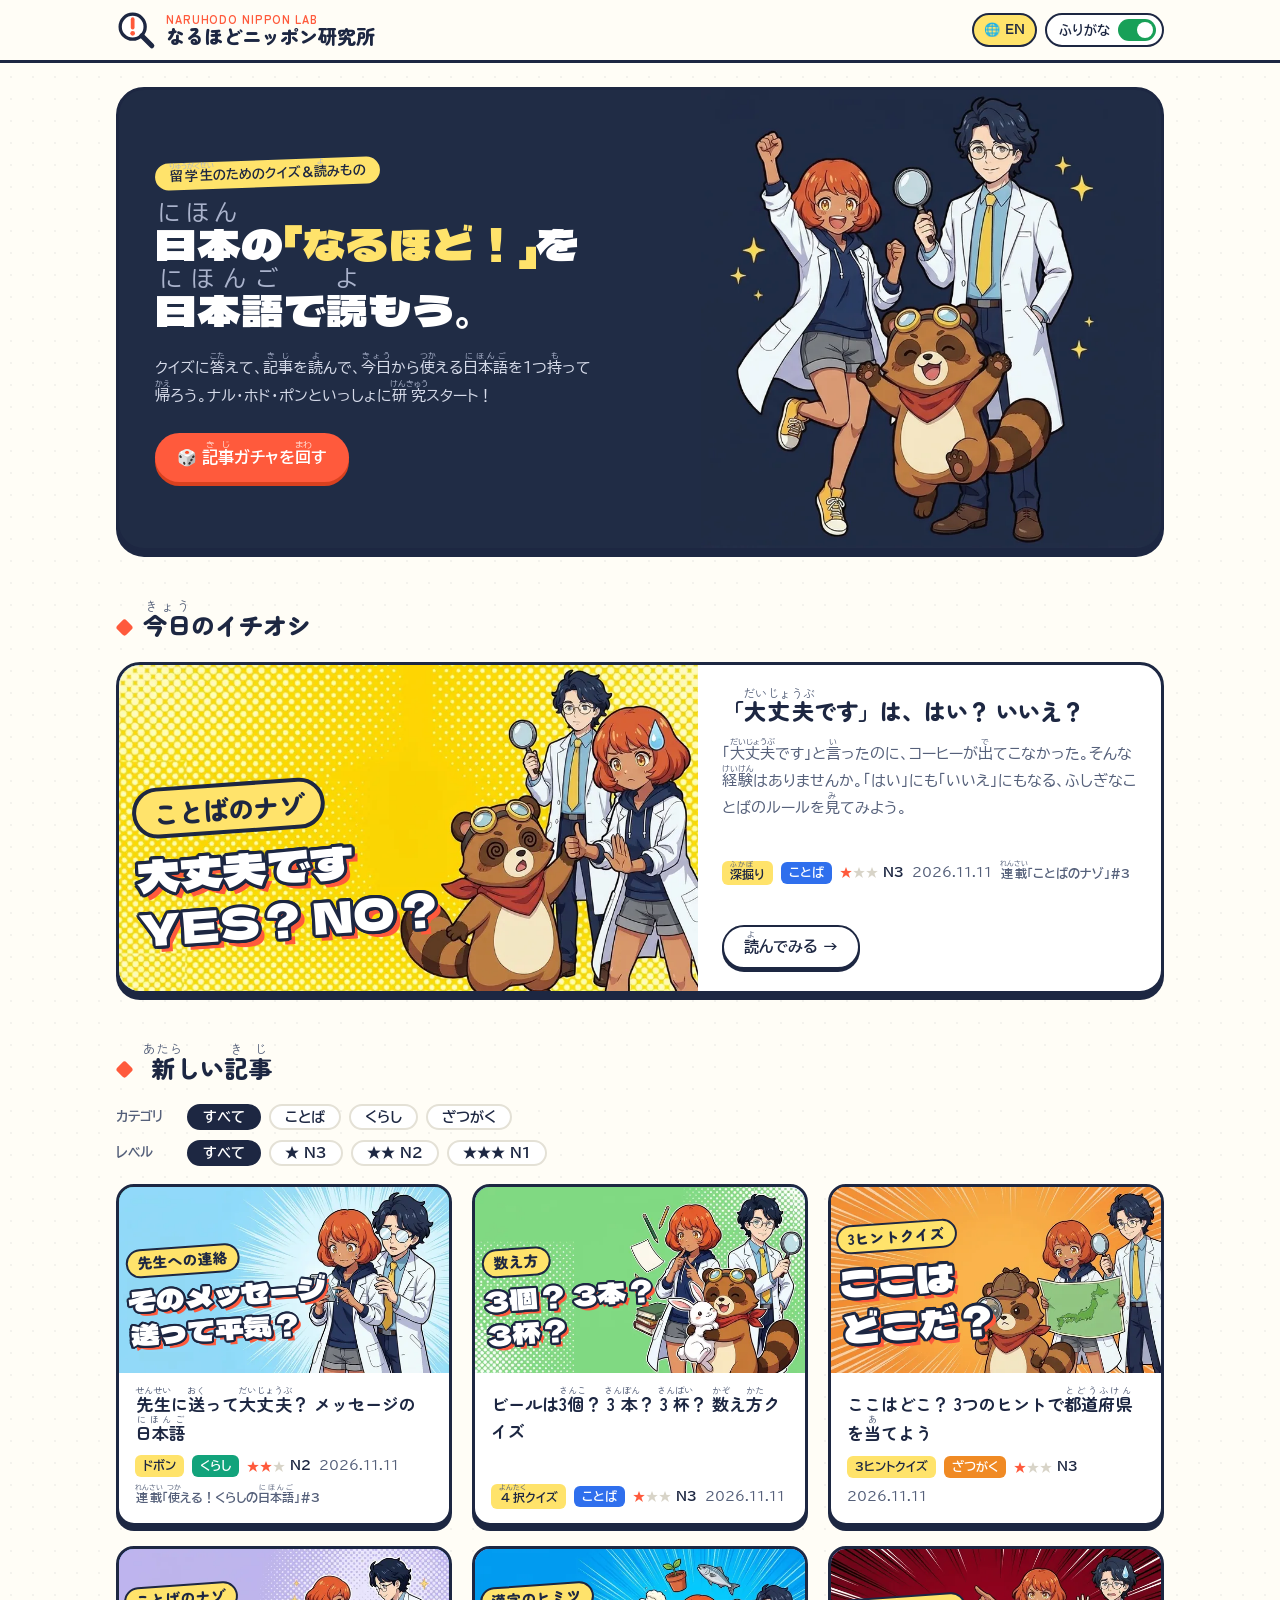
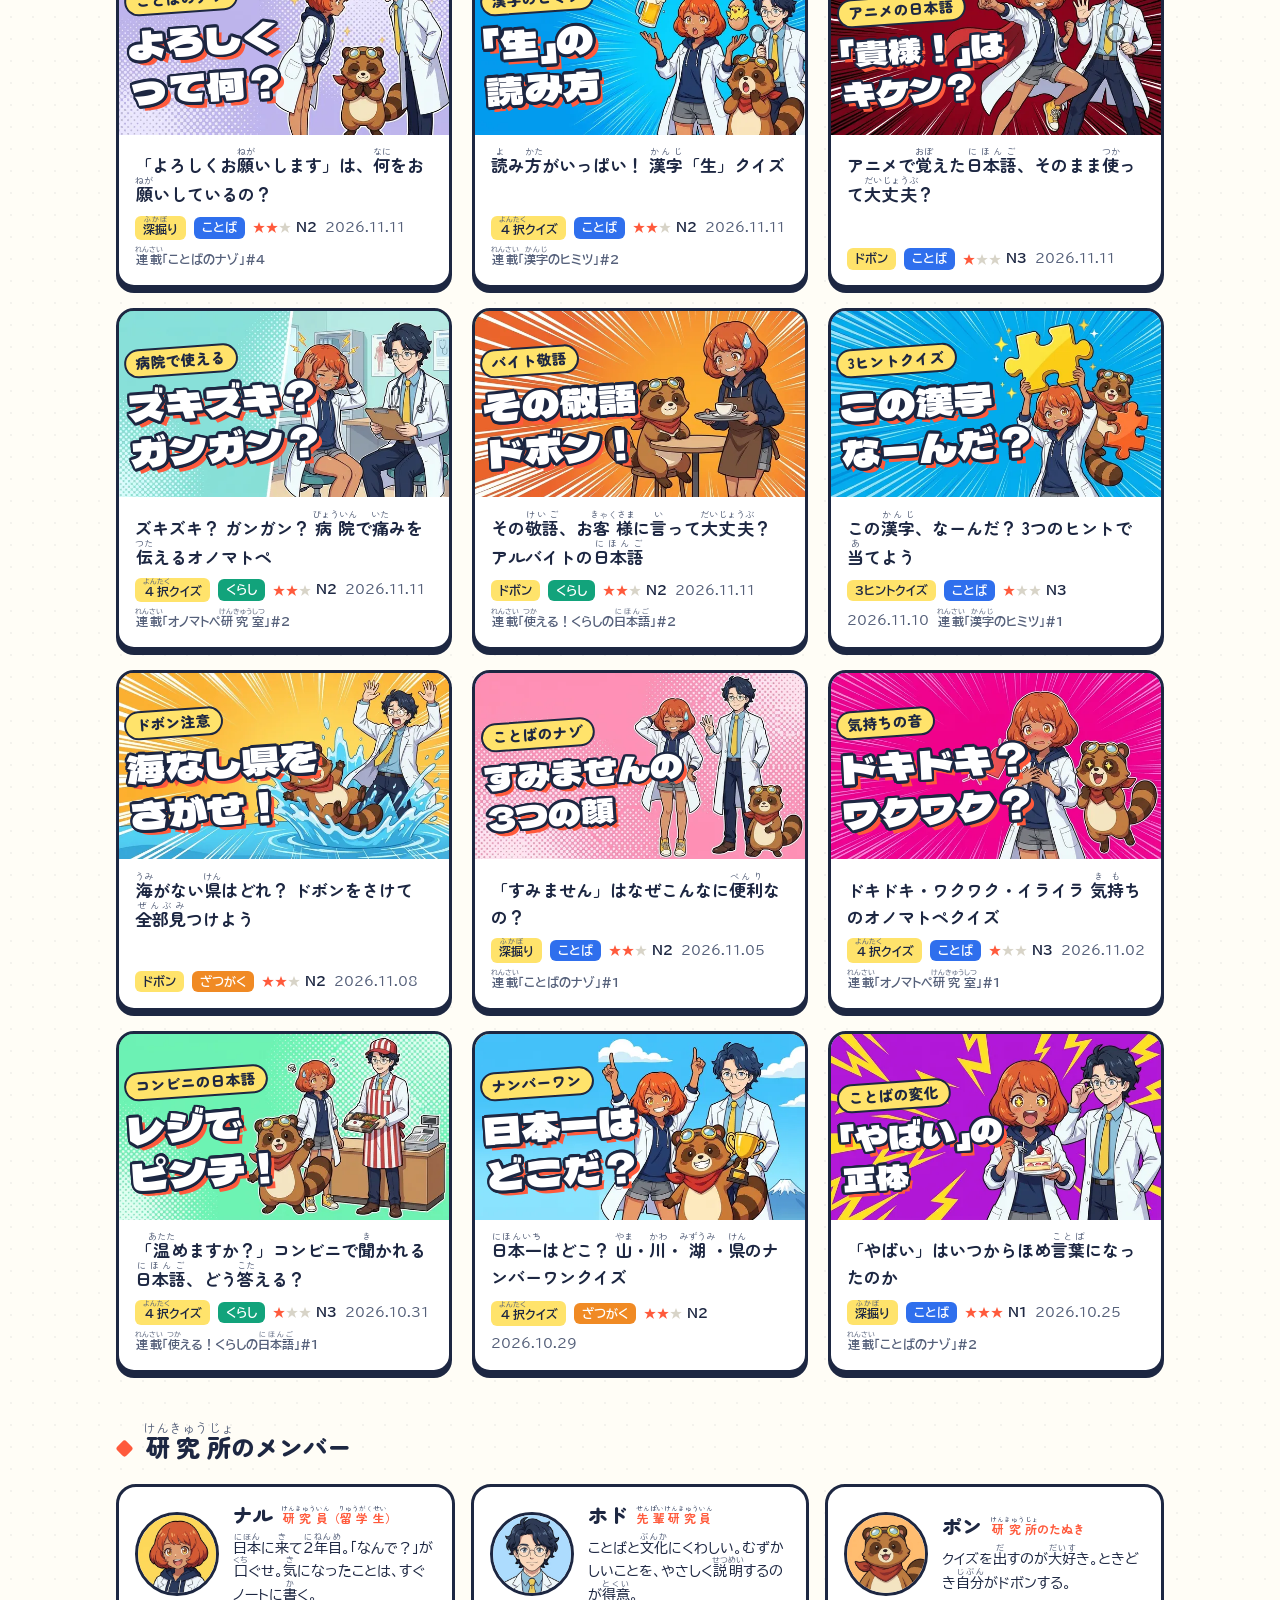
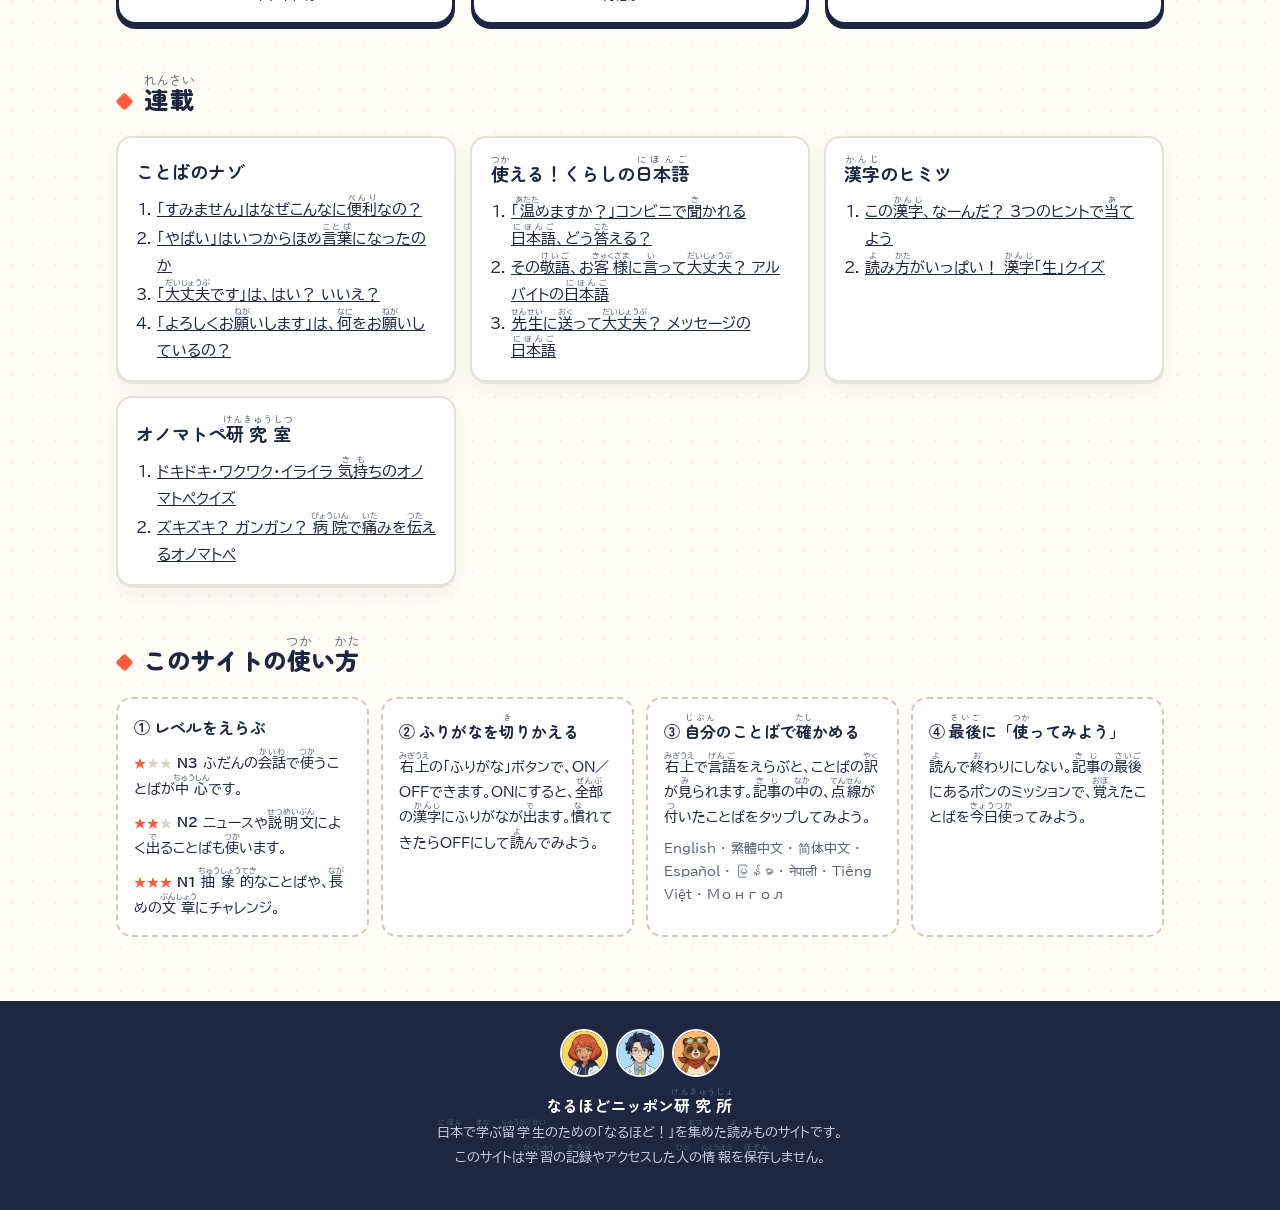
<file: index.html>
<!doctype html>
<html lang="ja">
<head>
<meta charset="utf-8">
<meta name="viewport" content="width=device-width, initial-scale=1">
<title>なるほどニッポン研究所</title>
<meta name="description" content="日本で学ぶ留学生のための、クイズと読みもののサイト。日本語・日本のくらし・ざつがくの「なるほど！」を、やさしい日本語で。">
<meta property="og:title" content="なるほどニッポン研究所">
<meta property="og:description" content="日本語を学ぶ留学生のための、クイズと読みもののサイト。">
<meta property="og:image" content="https://chiaki2027.github.io/naruhodo-lab/img/thumb/kimochi-onomatopoeia.webp">
<link rel="icon" href="img/favicon.png">
<link rel="preconnect" href="https://fonts.googleapis.com">
<link rel="preconnect" href="https://fonts.gstatic.com" crossorigin>
<link href="https://fonts.googleapis.com/css2?family=BIZ+UDPGothic:wght@400;700&family=Dela+Gothic+One&family=Zen+Maru+Gothic:wght@700;900&display=swap" rel="stylesheet">
<link rel="stylesheet" href="assets/style.css">
<script src="articles/list.js"></script>
<script src="assets/dict.js"></script>
<script src="assets/yomi.js"></script>
<script src="assets/common.js"></script>
</head>
<body>
<header id="site-header"></header>

<main class="wrap">
  <section class="hero">
    <div class="hero-text">
      <p class="hero-kicker">留学生のためのクイズ＆読みもの</p>
      <h1>日本の<em>「なるほど！」</em>を<br>日本語で読もう。</h1>
      <p>クイズに答えて、記事を読んで、今日から使える日本語を1つ持って帰ろう。ナル・ホド・ポンといっしょに研究スタート！</p>
      <button class="btn btn-gacha" type="button" id="gacha">🎲 記事ガチャを回す</button>
    </div>
    <img class="hero-img" src="img/hero.webp" alt="ナル、ホド、ポン" width="760" height="757">
  </section>

  <h2 class="section-title">今日のイチオシ</h2>
  <div id="pickup"></div>

  <h2 class="section-title">新しい記事</h2>
  <div class="filters">
    <div class="chip-row" id="cat-row"><span class="label">カテゴリ</span></div>
    <div class="chip-row" id="lv-row"><span class="label">レベル</span></div>
  </div>
  <div class="grid" id="grid"></div>
  <p class="empty" id="empty" hidden>この条件の記事はまだありません。</p>

  <h2 class="section-title">研究所のメンバー</h2>
  <div class="members" id="members"></div>

  <h2 class="section-title">連載</h2>
  <div class="series-list" id="series"></div>

  <h2 class="section-title">このサイトの使い方</h2>
  <div class="howto">
    <div class="howto-box"><b>① レベルをえらぶ</b><div id="levels"></div></div>
    <div class="howto-box"><b>② ふりがなを切りかえる</b><p>右上の「ふりがな」ボタンで、ON／OFFできます。ONにすると、全部の漢字にふりがなが出ます。慣れてきたらOFFにして読んでみよう。</p></div>
    <div class="howto-box"><b>③ 自分のことばで確かめる</b><p>右上で言語をえらぶと、ことばの訳が見られます。記事の中の、点線が付いたことばをタップしてみよう。</p><p class="howto-langs no-yomi">English ・ 繁體中文 ・ 简体中文 ・ Español ・ မြန်မာ ・ नेपाली ・ Tiếng Việt ・ Монгол</p></div>
    <div class="howto-box"><b>④ 最後に「使ってみよう」</b><p>読んで終わりにしない。記事の最後にあるポンのミッションで、覚えたことばを今日使ってみよう。</p></div>
  </div>
</main>

<footer id="site-footer"></footer>

<script>
(function () {
  const { SITE, ruby, rubyHtml, visibleArticles, cardHtml, thumbHtml, metaHtml, articleUrl, gacha, esc, levelHtml, charIcon } = NR;
  const state = { cat: "all", lv: 0 };

  // 固定の文章にふりがなを付ける
  document.querySelectorAll(".hero-text, .section-title, .empty, .howto-box > b, .howto-box > p").forEach(el => {
    el.innerHTML = rubyHtml(el.innerHTML);
  });
  document.getElementById("gacha").addEventListener("click", () => gacha());

  const all = visibleArticles();

  // 今日のイチオシ（pickup: true の記事。なければ一番新しい記事）
  const pick = all.find(a => a.pickup) || all[0];
  if (pick) {
    document.getElementById("pickup").innerHTML =
      '<a class="pickup" href="' + articleUrl(pick) + '">' + thumbHtml(pick, { eager: true, large: true }) +
      '<div class="pickup-body"><h3>' + ruby(pick.title) + "</h3>" +
      '<p>' + ruby(pick.lead || "") + "</p>" + metaHtml(pick) +
      '<span class="btn btn-line">読んでみる →</span></div></a>';
    const p = document.querySelector(".pickup .btn");
    p.innerHTML = rubyHtml(p.innerHTML);
  }

  // フィルターのボタン
  const catRow = document.getElementById("cat-row");
  const lvRow = document.getElementById("lv-row");
  function chip(row, label, key, value) {
    const b = document.createElement("button");
    b.type = "button"; b.className = "chip"; b.innerHTML = label;
    b.dataset.key = key; b.dataset.value = value;
    b.addEventListener("click", () => {
      state[key] = key === "lv" ? Number(value) : value;
      draw();
    });
    row.appendChild(b);
  }
  chip(catRow, "すべて", "cat", "all");
  Object.entries(SITE.categories).forEach(([k, c]) => chip(catRow, ruby(c.name), "cat", k));
  chip(lvRow, "すべて", "lv", 0);
  [1, 2, 3].forEach(n => chip(lvRow, "★".repeat(n) + " " + esc(SITE.levels[n].name), "lv", n));

  function draw() {
    document.querySelectorAll(".chip").forEach(b => {
      const v = b.dataset.key === "lv" ? Number(b.dataset.value) : b.dataset.value;
      b.setAttribute("aria-pressed", String(state[b.dataset.key] === v));
    });
    const noFilter = state.cat === "all" && !state.lv;
    const list = all.filter(a =>
      (state.cat === "all" || a.category === state.cat) && (!state.lv || a.level === state.lv) &&
      !(noFilter && a === pick));   // 絞り込みなしのときは、上のイチオシと重ならないようにする
    document.getElementById("grid").innerHTML = list.map(cardHtml).join("");
    document.getElementById("empty").hidden = list.length > 0;
  }
  draw();

  // 研究所のメンバー
  document.getElementById("members").innerHTML = Object.entries(SITE.characters || {}).map(([name, c]) =>
    '<div class="member">' + charIcon(name, "member-icon") +
    '<div><div class="member-name">' + esc(name) + '<small>' + ruby(c.role) + "</small></div>" +
    "<p>" + ruby(c.desc) + "</p></div></div>").join("");

  // 連載
  const series = {};
  all.forEach(a => { if (a.series) (series[a.series] = series[a.series] || []).push(a); });
  const names = Object.keys(series);
  document.getElementById("series").innerHTML = names.length ? names.map(name => {
    const items = series[name].sort((a, b) => a.seriesNo - b.seriesNo);
    return '<div class="series-box"><h3>' + ruby(name) + "</h3><ol>" +
      items.map(a => '<li value="' + esc(a.seriesNo) + '"><a href="' + articleUrl(a) + '">' + ruby(a.title) + "</a></li>").join("") +
      "</ol></div>";
  }).join("") : '<p class="empty">連載はまだありません。</p>';

  // レベルの説明
  document.getElementById("levels").innerHTML = [1, 2, 3].map(n =>
    '<p class="level-line">' + levelHtml(n) + " " + ruby(SITE.levels[n].desc) + "</p>").join("");
})();
</script>
</body>
</html>
</file>
<file: assets/style.css>
/* なるほどニッポン研究所 — 共通スタイル */
:root {
  --ink: #1d2742;
  --ink-soft: #55607a;
  --line: #e4e1d6;
  --paper: #fffdf6;
  --card: #ffffff;
  --brand: #ff5a3c;       /* なるほど！の赤 */
  --brand-dark: #d9411f;
  --marker: #ffe36b;      /* 蛍光ペン */
  --navy: #1d2742;
  --hero-bg: #202c45;     /* トップ画像の背景色に合わせる */
  --ok: #18a058;
  --ng: #e5383b;
  --cat-kotoba: #2f6fed;
  --cat-kurashi: #12a37b;
  --cat-zatsugaku: #f08a24;
  --radius: 16px;
  --shadow: 0 2px 0 rgba(29, 39, 66, .08), 0 8px 24px rgba(29, 39, 66, .06);
  --font-head: "Zen Maru Gothic", "BIZ UDPGothic", sans-serif;
  --font-body: "BIZ UDPGothic", "Hiragino Sans", "Meiryo", sans-serif;
  --font-pop: "Dela Gothic One", "Zen Maru Gothic", sans-serif;
}

* { box-sizing: border-box; }
[hidden] { display: none !important; }
html { -webkit-text-size-adjust: 100%; }
body {
  margin: 0;
  background: var(--paper);
  background-image: radial-gradient(rgba(29, 39, 66, .05) 1.2px, transparent 1.2px);
  background-size: 22px 22px;
  color: var(--ink);
  font-family: var(--font-body);
  font-size: 17px;
  line-height: 1.9;
}
img { max-width: 100%; height: auto; }
a { color: var(--cat-kotoba); }
button, select { font-family: inherit; }

/* ふりがな */
ruby rt { font-size: .55em; color: var(--ink-soft); font-weight: 400; }
body.no-furigana rt { display: none; }

/* ---------- ヘッダー ---------- */
.site-header {
  position: sticky; top: 0; z-index: 10;
  background: rgba(255, 253, 246, .94);
  backdrop-filter: blur(6px);
  border-bottom: 3px solid var(--navy);
}
.site-header .inner {
  max-width: 1080px; margin: 0 auto; padding: 10px 16px;
  display: flex; align-items: center; justify-content: space-between; gap: 12px;
}
.logo { display: flex; align-items: center; gap: 10px; text-decoration: none; color: var(--ink); }
.logo-mark { width: 40px; height: 40px; flex: none; }
.logo-text { font-family: var(--font-head); font-weight: 900; line-height: 1.15; }
.logo-text small { display: block; font-size: 11px; font-weight: 700; color: var(--brand); letter-spacing: .08em; }
.logo-text span { font-size: 19px; white-space: nowrap; }

.furigana-toggle {
  display: inline-flex; align-items: center; gap: 8px;
  border: 2px solid var(--navy); background: #fff; color: var(--ink);
  border-radius: 999px; padding: 4px 6px 4px 12px; cursor: pointer;
  font-size: 13px; font-weight: 700; white-space: nowrap;
}
.furigana-toggle .sw { width: 38px; height: 22px; border-radius: 999px; background: #c9c6bb; position: relative; transition: background .2s; }
.furigana-toggle .sw::after { content: ""; position: absolute; top: 3px; left: 3px; width: 16px; height: 16px; border-radius: 50%; background: #fff; transition: left .2s; }
.furigana-toggle[aria-pressed="true"] .sw { background: var(--ok); }
.furigana-toggle[aria-pressed="true"] .sw::after { left: 19px; }

/* ---------- レイアウト ---------- */
.wrap { max-width: 1080px; margin: 0 auto; padding: 0 16px; }
.section-title {
  font-family: var(--font-head); font-weight: 900; font-size: 24px; line-height: 1.7;
  margin: 48px 0 16px;
}
.section-title::before {
  content: ""; display: inline-block; vertical-align: middle; margin: 0 12px 4px 2px;
  width: 13px; height: 13px; background: var(--brand); border-radius: 3px; transform: rotate(45deg);
}

/* ---------- ヒーロー ---------- */
.hero {
  margin: 24px 0 8px; background: var(--hero-bg); color: #fff; border-radius: 28px;
  position: relative; overflow: hidden; display: grid; grid-template-columns: 1.15fr 1fr; align-items: center;
  border: 3px solid var(--navy); box-shadow: 0 6px 0 var(--navy);
}
.hero-text { padding: 36px 0 36px 36px; position: relative; z-index: 1; }
.hero-kicker {
  display: inline-block; background: var(--marker); color: var(--ink); font-weight: 700; font-size: 13px;
  border-radius: 999px; padding: 0 14px; margin: 0 0 14px; transform: rotate(-2deg); line-height: 2;
}
.hero-kicker rt { color: var(--ink-soft); }
.hero h1 {
  font-family: var(--font-pop); font-weight: 400; font-size: clamp(21px, 3.9vw, 42px);
  line-height: 1.5; margin: 0 0 12px; letter-spacing: .02em;
}
.hero h1 em { font-style: normal; color: var(--marker); }
.hero-text > p:not(.hero-kicker) { margin: 0 0 22px; color: #d6dbea; font-size: 15px; max-width: 30em; }
.hero rt { color: #aab3cc; }
.hero h1 rt { font-family: var(--font-body); }
.hero-img { display: block; width: 100%; max-width: 460px; justify-self: end; align-self: end; }

.btn {
  display: inline-block; line-height: 1.6;
  border: none; border-radius: 999px; padding: 12px 22px;
  font-weight: 700; font-size: 16px; cursor: pointer; text-decoration: none;
  transition: transform .1s, box-shadow .1s;
}
.btn:active { transform: translateY(2px); }
.btn-gacha { background: var(--brand); color: #fff; box-shadow: 0 4px 0 var(--brand-dark); }
.btn-gacha rt { color: #ffd9cf; }
.btn-gacha:active { box-shadow: 0 2px 0 var(--brand-dark); }
.btn-line { background: #fff; color: var(--ink); border: 2px solid var(--navy); box-shadow: 0 3px 0 var(--navy); }

/* ---------- サムネイル（画像＋重ね文字） ---------- */
.thumb {
  position: relative; aspect-ratio: 16 / 9; overflow: hidden; container-type: inline-size;
  background-image: radial-gradient(rgba(255,255,255,.2) 1.5px, transparent 1.5px);
  background-size: 14px 14px;
}
.thumb img { position: absolute; inset: 0; width: 100%; height: 100%; object-fit: cover; }
.catch {
  position: absolute; left: 4cqw; bottom: 6cqw; max-width: 62cqw;
  display: flex; flex-direction: column; align-items: flex-start; gap: 1.6cqw;
  transform: rotate(-4deg); transform-origin: left bottom; pointer-events: none;
}
.catch .pill {
  background: var(--marker); color: var(--ink); font-family: var(--font-head); font-weight: 900;
  font-size: 4.4cqw; line-height: 1.7; padding: 0 3cqw; border-radius: 999px;
  border: .7cqw solid var(--navy); white-space: nowrap;
}
.catch .big {
  font-family: var(--font-pop); color: #fff; line-height: 1.22; white-space: nowrap; letter-spacing: .01em;
  text-shadow:
    .07em 0 0 var(--navy), -.07em 0 0 var(--navy), 0 .07em 0 var(--navy), 0 -.07em 0 var(--navy),
    .05em .05em 0 var(--navy), -.05em .05em 0 var(--navy), .05em -.05em 0 var(--navy), -.05em -.05em 0 var(--navy),
    .065em .027em 0 var(--navy), -.065em .027em 0 var(--navy), .065em -.027em 0 var(--navy), -.065em -.027em 0 var(--navy),
    .027em .065em 0 var(--navy), -.027em .065em 0 var(--navy), .027em -.065em 0 var(--navy), -.027em -.065em 0 var(--navy),
    .13em .15em 0 var(--brand);
}
.thumb .new {
  position: absolute; right: 2.5cqw; top: 2.5cqw; background: var(--brand); color: #fff;
  font-family: var(--font-head); font-size: max(11px, 3.6cqw); font-weight: 900; border-radius: 999px;
  padding: 0 2.6cqw; line-height: 1.8; border: .6cqw solid #fff; transform: rotate(6deg);
}
.cat-kotoba { background-color: var(--cat-kotoba); }
.cat-kurashi { background-color: var(--cat-kurashi); }
.cat-zatsugaku { background-color: var(--cat-zatsugaku); }

/* ---------- イチオシ ---------- */
.pickup {
  display: grid; grid-template-columns: 1.25fr 1fr; background: #fff; color: var(--ink); text-decoration: none;
  border: 3px solid var(--navy); border-radius: 24px; overflow: hidden; box-shadow: 0 6px 0 var(--navy);
  transition: transform .15s, box-shadow .15s;
}
.pickup:hover { transform: translateY(-3px); box-shadow: 0 9px 0 var(--navy); }
.pickup .thumb { height: 100%; }
.pickup-body { padding: 22px 24px; display: flex; flex-direction: column; gap: 10px; align-items: flex-start; }
.pickup-body h3 { font-family: var(--font-head); font-weight: 900; font-size: 22px; line-height: 1.6; margin: 0; }
.pickup-body p { margin: 0; font-size: 15px; color: var(--ink-soft); line-height: 1.8; }
.pickup-body .btn { margin-top: auto; font-size: 15px; padding: 8px 20px; }

/* ---------- フィルター ---------- */
.filters { display: flex; flex-direction: column; gap: 10px; margin: 8px 0 18px; }
.chip-row { display: flex; flex-wrap: wrap; gap: 8px; align-items: center; }
.chip-row .label { font-size: 13px; font-weight: 700; color: var(--ink-soft); margin-right: 4px; min-width: 4.5em; }
.chip {
  border: 2px solid var(--line); background: #fff; color: var(--ink);
  border-radius: 999px; padding: 4px 14px; font-size: 14px; font-weight: 700; cursor: pointer;
}
.chip[aria-pressed="true"] { border-color: var(--navy); background: var(--navy); color: #fff; }

/* ---------- 記事カード ---------- */
.grid { display: grid; grid-template-columns: repeat(auto-fill, minmax(280px, 1fr)); gap: 20px; }
.card {
  display: flex; flex-direction: column; background: var(--card); border-radius: 18px;
  overflow: hidden; text-decoration: none; color: var(--ink);
  border: 3px solid var(--navy); box-shadow: 0 5px 0 var(--navy); transition: transform .15s, box-shadow .15s;
}
.card:hover { transform: translateY(-3px) rotate(-.4deg); box-shadow: 0 8px 0 var(--navy); }
.card-body { padding: 12px 16px 14px; display: flex; flex-direction: column; gap: 8px; flex: 1; }
.card-title { font-family: var(--font-head); font-weight: 700; font-size: 17px; line-height: 1.6; margin: 0; }
.meta { display: flex; flex-wrap: wrap; align-items: center; gap: 6px 8px; font-size: 12.5px; color: var(--ink-soft); margin-top: auto; }
.cat-tag { color: #fff; font-weight: 700; border-radius: 6px; padding: 0 8px; font-size: 12px; line-height: 1.8; }
.fmt-tag { color: var(--ink); background: var(--marker); font-weight: 700; border-radius: 6px; padding: 0 8px; font-size: 12px; line-height: 1.8; }
.lv { display: inline-flex; align-items: center; gap: 4px; font-weight: 700; color: var(--ink); font-size: 12.5px; white-space: nowrap; }
.stars { color: var(--brand); letter-spacing: 1px; font-size: 12px; }
.stars .off { color: #d8d4c8; }
.series-tag { font-size: 12px; font-weight: 700; color: var(--ink-soft); }
.empty { padding: 40px 0; text-align: center; color: var(--ink-soft); }

/* ---------- メンバー ---------- */
.members { display: grid; grid-template-columns: repeat(auto-fit, minmax(260px, 1fr)); gap: 16px; }
.member {
  display: flex; gap: 14px; align-items: center; background: #fff; border-radius: 20px; padding: 14px 16px;
  border: 3px solid var(--navy); box-shadow: 0 4px 0 var(--navy);
}
.member-icon { width: 84px; height: 84px; border-radius: 50%; flex: none; border: 3px solid var(--navy); }
.member-name { font-family: var(--font-head); font-weight: 900; font-size: 20px; line-height: 1.4; }
.member-name small { font-size: 12px; font-weight: 700; color: var(--brand); margin-left: 8px; }
.member p { margin: 4px 0 0; font-size: 14px; line-height: 1.7; }

/* 連載 */
.series-list { display: grid; grid-template-columns: repeat(auto-fill, minmax(280px, 1fr)); gap: 14px; }
.series-box { background: #fff; border-radius: var(--radius); box-shadow: var(--shadow); padding: 16px 18px; border: 2px solid var(--line); }
.series-box h3 { font-family: var(--font-head); margin: 0 0 6px; font-size: 18px; }
.series-box ol { margin: 0; padding-left: 1.4em; font-size: 15px; line-height: 1.8; }
.series-box a { color: var(--ink); }

/* 使い方 */
.howto { display: grid; grid-template-columns: repeat(auto-fit, minmax(240px, 1fr)); gap: 12px; }
.howto-box { background: #fff; border: 2px dashed #cfcab8; border-radius: var(--radius); padding: 14px 16px; font-size: 14px; line-height: 1.8; }
.howto-box b { font-family: var(--font-head); font-size: 16px; }
.howto-box p { margin: 6px 0 0; }
.level-line { margin: 6px 0 0; }

/* ---------- フッター ---------- */
.site-footer { margin-top: 64px; padding: 28px 16px 40px; background: var(--navy); color: #c8cfe0; font-size: 13px; text-align: center; }
.site-footer b { color: #fff; font-family: var(--font-head); font-size: 16px; }
.footer-chars { display: flex; justify-content: center; gap: 8px; margin-bottom: 10px; }
.footer-chars .avatar { width: 48px; height: 48px; border: 2px solid #fff; }

/* ---------- 記事ページ ---------- */
.article { max-width: 720px; margin: 0 auto; padding: 0 16px; }
.crumb { font-size: 13px; margin: 18px 0 10px; color: var(--ink-soft); }
.crumb a { color: var(--ink-soft); }
.article-head .thumb { border-radius: 20px; border: 3px solid var(--navy); box-shadow: 0 5px 0 var(--navy); }
.article-head h1 {
  font-family: var(--font-head); font-weight: 900; font-size: clamp(23px, 5vw, 30px);
  line-height: 1.6; margin: 22px 0 10px;
}
.article-head .meta { margin: 0 0 6px; font-size: 13px; }
.lead {
  background: #fff; border-left: 6px solid var(--marker); border-radius: 0 12px 12px 0;
  padding: 12px 16px; margin: 18px 0 8px; font-size: 16px;
}
.draft-note { background: #fff1f0; border: 2px solid var(--ng); color: #9b1c1f; border-radius: 12px; padding: 10px 14px; font-size: 14px; margin-top: 14px; }

.prose h2 {
  font-family: var(--font-head); font-weight: 900; font-size: 22px; line-height: 1.6;
  margin: 44px 0 14px; padding: 6px 0 6px 14px; border-left: 6px solid var(--brand);
}
.prose h3 { font-family: var(--font-head); font-size: 18px; margin: 30px 0 8px; }
.prose p { margin: 0 0 1.1em; }
.prose strong { background: linear-gradient(transparent 60%, var(--marker) 60%); font-weight: 700; }
.prose ul, .prose ol { padding-left: 1.4em; }
.prose blockquote { margin: 1em 0; padding: 8px 16px; background: #f4f2ea; border-radius: 10px; color: var(--ink-soft); }
.prose hr { border: none; border-top: 2px dashed var(--line); margin: 36px 0; }
.prose table { border-collapse: collapse; width: 100%; font-size: 15px; margin: 1em 0; display: block; overflow-x: auto; }
.prose th, .prose td { border: 1px solid var(--line); padding: 6px 10px; text-align: left; }
.prose th { background: #f4f2ea; }

/* ---------- クイズ ---------- */
.quiz {
  background: #fff; border: 3px solid var(--navy); border-radius: 20px;
  padding: 18px 18px 16px; margin: 30px 0; box-shadow: 0 5px 0 var(--navy);
}
.quiz-head { display: flex; align-items: center; gap: 10px; margin-bottom: 8px; }
.quiz-head .avatar { width: 40px; height: 40px; border: 2px solid var(--navy); margin: -4px 0; }
.quiz-no {
  font-family: var(--font-pop); background: var(--brand); color: #fff;
  border-radius: 8px; padding: 0 10px; font-size: 15px; line-height: 1.9;
}
.quiz-type { font-size: 13px; font-weight: 700; color: var(--ink-soft); }
.quiz-q { font-weight: 700; font-size: 18px; line-height: 1.8; margin: 4px 0 14px; }

.quiz .hints { list-style: none; margin: 0 0 12px; padding: 0; display: flex; flex-direction: column; gap: 8px; }
.hint { display: flex; gap: 10px; align-items: flex-start; background: #f7f5ee; border-radius: 12px; padding: 8px 12px; animation: pop .25s ease-out; }
.hint .tag { flex: none; font-size: 12px; font-weight: 900; background: var(--navy); color: #fff; border-radius: 6px; padding: 0 8px; line-height: 1.9; margin-top: 4px; }
.hint.locked { background: repeating-linear-gradient(-45deg, #f2f0e8, #f2f0e8 8px, #ebe8de 8px, #ebe8de 16px); color: #a29e92; animation: none; }
@keyframes pop { from { transform: scale(.96); opacity: 0; } to { transform: none; opacity: 1; } }

.choices { display: grid; grid-template-columns: 1fr; gap: 10px; }
@media (min-width: 560px) { .choices.two { grid-template-columns: 1fr 1fr; } }
.choice {
  position: relative; text-align: left; border: 2px solid var(--line); background: #fff; color: var(--ink);
  border-radius: 12px; padding: 10px 14px 10px 46px; font-size: 16px; font-weight: 700; cursor: pointer; line-height: 1.7;
  min-height: 52px;
}
.choice:hover:not(:disabled) { border-color: var(--navy); }
.choice .mark {
  position: absolute; left: 10px; top: 50%; transform: translateY(-50%);
  width: 26px; height: 26px; border-radius: 50%; border: 2px solid var(--line); display: grid; place-items: center;
  font-size: 13px; color: var(--ink-soft); font-weight: 900; background: #fff;
}
.choice:disabled { cursor: default; }
.choice.correct { border-color: var(--ok); background: #e9f8ef; }
.choice.correct .mark { background: var(--ok); border-color: var(--ok); color: #fff; }
.choice.wrong { border-color: var(--ng); background: #fdeced; }
.choice.wrong .mark { background: var(--ng); border-color: var(--ng); color: #fff; }
.choice.dim { opacity: .55; }

.dobon-grid { display: grid; grid-template-columns: repeat(auto-fill, minmax(130px, 1fr)); gap: 8px; }
.dobon-grid.wide { grid-template-columns: repeat(auto-fill, minmax(200px, 1fr)); }
.dobon-grid .choice { padding: 10px 8px; text-align: center; min-height: 48px; }
.dobon-grid .choice .mark { display: none; }
.dobon-grid .choice.boom { border-color: var(--ng); background: var(--ng); color: #fff; animation: shake .4s; }
@keyframes shake { 25% { transform: translateX(-4px); } 50% { transform: translateX(4px); } 75% { transform: translateX(-2px); } }
.dobon-status { font-weight: 700; font-size: 15px; margin: 10px 0 0; }

.quiz-actions { display: flex; flex-wrap: wrap; gap: 10px; margin-top: 12px; }
.quiz-actions .btn { font-size: 15px; padding: 9px 18px; }

.result { margin-top: 14px; border-radius: 12px; padding: 12px 16px; font-size: 16px; line-height: 1.85; animation: pop .3s ease-out; }
.result.good { background: #e9f8ef; }
.result.bad { background: #fdeced; }
.result.info { background: #f4f2ea; }
.result .verdict { font-family: var(--font-pop); font-size: 20px; display: block; margin-bottom: 2px; }
.result.good .verdict { color: var(--ok); }
.result.bad .verdict { color: var(--ng); }
.result .answer { font-weight: 700; }
.result .explain { margin-top: 6px; }

.score-box { margin: 40px 0 0; text-align: center; background: var(--navy); color: #fff; border-radius: 20px; padding: 20px 16px; }
.score-box .big { font-family: var(--font-pop); font-size: 34px; color: var(--marker); }
.score-box p { margin: 4px 0 0; color: #d6dbea; font-size: 14px; }

/* ---------- 会話 ---------- */
.avatar { border-radius: 50%; object-fit: cover; display: block; flex: none; }
.talk { display: flex; flex-direction: column; gap: 14px; margin: 26px 0; }
.say { display: flex; gap: 10px; align-items: flex-start; }
.say.right { flex-direction: row-reverse; }
.say .avatar {
  width: 52px; height: 52px; border: 2px solid var(--navy);
  display: grid; place-items: center; color: #fff; font-family: var(--font-head); font-weight: 900; font-size: 20px;
}
.say .bubble-wrap { max-width: calc(100% - 72px); }
.say .name { font-size: 12px; font-weight: 700; color: var(--ink-soft); margin: 0 4px 2px; }
.say.right .name { text-align: right; }
.bubble { background: #fff; border: 2px solid var(--navy); border-radius: 4px 16px 16px 16px; padding: 8px 14px; }
.say.right .bubble { border-radius: 16px 4px 16px 16px; background: #fffbe6; }
.talk-note { text-align: center; font-size: 13px; color: var(--ink-soft); margin: 0; }

/* ---------- ことばメモ ---------- */
.words { background: #fff; border-radius: 16px; border: 2px solid var(--cat-kotoba); margin: 26px 0; overflow: hidden; }
.words-title {
  background: var(--cat-kotoba); color: #fff; font-weight: 700; font-family: var(--font-head); padding: 5px 10px 5px 16px; font-size: 15px;
  display: flex; align-items: center; justify-content: space-between; gap: 8px;
}
.words-lang { border: none; border-radius: 999px; padding: 2px 8px; font-size: 13px; font-weight: 700; color: var(--ink); background: #fff; cursor: pointer; }
.words dl { margin: 0; padding: 6px 16px 10px; }
.words .row { display: grid; grid-template-columns: minmax(7em, auto) 1fr; gap: 4px 14px; padding: 7px 0; border-bottom: 1px dashed var(--line); }
.words .row:last-child { border-bottom: none; }
.words dt { font-weight: 700; }
.words dt small { display: block; font-weight: 400; font-size: 12px; color: var(--ink-soft); line-height: 1.4; }
.words dd { margin: 0; font-size: 15px; }
.words .tr { display: block; color: var(--cat-kotoba); font-size: 14px; line-height: 1.6; font-family: "Segoe UI", system-ui, -apple-system, "Noto Sans", Roboto, Arial, sans-serif; }
.words .tr:lang(zh) { font-family: "Microsoft YaHei", "PingFang SC", "Noto Sans SC", "Noto Sans CJK SC", sans-serif; }
@media (max-width: 480px) { .words .row { grid-template-columns: 1fr; } }

/* ---------- なるほどポイント ---------- */
.point { position: relative; background: #fff8d6; border-radius: 16px; padding: 18px 18px 10px; margin: 32px 0 24px; border: 2px solid #f0dc8c; }
.point-title {
  position: absolute; top: -16px; left: 12px; background: var(--brand); color: #fff;
  font-family: var(--font-head); font-weight: 900; font-size: 14px; border-radius: 999px; padding: 0 14px 0 4px; line-height: 2;
  display: inline-flex; align-items: center; gap: 6px;
}
.point-title .avatar { width: 26px; height: 26px; border: 2px solid #fff; }
.point p:last-child { margin-bottom: .5em; }

/* ---------- 使ってみよう（ポンのミッション） ---------- */
.try {
  display: flex; gap: 14px; align-items: center; background: var(--navy); color: #fff;
  border-radius: 20px; padding: 16px 18px; margin: 36px 0 8px;
}
.try .avatar { width: 68px; height: 68px; border: 3px solid var(--marker); }
.try-title { font-family: var(--font-pop); color: var(--marker); font-size: 17px; line-height: 1.5; }
.try p { margin: 4px 0 0; font-size: 16px; line-height: 1.8; }
.try p:last-child { margin-bottom: 0; }
.try strong { background: none; color: var(--marker); }
.try rt { color: #aab3cc; }

/* 記事末 */
.next-area { margin-top: 48px; }
.pager { display: grid; grid-template-columns: 1fr 1fr; gap: 10px; margin: 10px 0 24px; }
.pager a { background: #fff; border-radius: 12px; box-shadow: var(--shadow); padding: 10px 14px; text-decoration: none; color: var(--ink); font-size: 14px; border: 2px solid var(--line); }
.pager a small { display: block; color: var(--ink-soft); font-size: 12px; }
.pager .next { text-align: right; grid-column: 2; }
.gacha-box { text-align: center; margin: 28px 0; }

/* ---------- スマホ ---------- */
@media (max-width: 760px) {
  .hero { grid-template-columns: 1fr; }
  .hero-text { padding: 26px 20px 0; }
  .hero h1 { font-size: clamp(20px, 6.2vw, 40px); }
  .hero-img { max-width: 300px; justify-self: center; margin-top: -6px; }
  .pickup { grid-template-columns: 1fr; }
  .pickup-body { padding: 14px 16px 18px; }
  .pickup-body h3 { font-size: 19px; }
}
@media (max-width: 480px) {
  body { font-size: 16px; }
  .logo-text span { font-size: 15px; }
  .logo-text small { font-size: 9.5px; }
  .logo-mark { width: 34px; height: 34px; }
  .site-header .inner { padding: 8px 12px; }
  .furigana-toggle { font-size: 12px; padding-left: 10px; }
  .section-title { font-size: 21px; margin-top: 40px; }
  .quiz { padding: 16px 14px 14px; }
  .member-icon { width: 68px; height: 68px; }
  .say .avatar { width: 44px; height: 44px; }
  .say .bubble-wrap { max-width: calc(100% - 60px); }
  .try { align-items: flex-start; padding: 14px; }
  .try .avatar { width: 54px; height: 54px; }
}
@media (max-width: 360px) {
  .site-header .inner { gap: 6px; padding: 8px 10px; }
  .logo { gap: 6px; min-width: 0; }
  .logo-mark { width: 28px; height: 28px; }
  .logo-text span { font-size: clamp(11px, 3.9vw, 14px); }
  .logo-text small { display: none; }
  .furigana-toggle { font-size: 11px; padding: 3px 4px 3px 8px; gap: 5px; }
  .furigana-toggle .sw { width: 32px; height: 20px; }
  .furigana-toggle .sw::after { width: 14px; height: 14px; }
  .furigana-toggle[aria-pressed="true"] .sw::after { left: 15px; }
}

/* ---------- 記事ガチャの演出 ---------- */
body.gacha-lock { overflow: hidden; }
.gacha-ov {
  position: fixed; inset: 0; z-index: 100; overflow: hidden;
  background: radial-gradient(circle at 50% 45%, #33457a 0%, #141b30 70%);
  display: flex; flex-direction: column; align-items: center; justify-content: center;
  animation: g-fade .25s ease-out;
}
@keyframes g-fade { from { opacity: 0; } }
.gacha-close {
  position: absolute; top: 14px; right: 14px; z-index: 3; width: 44px; height: 44px; border-radius: 50%;
  border: 2px solid #fff; background: rgba(255,255,255,.12); color: #fff; font-size: 18px; cursor: pointer;
}
.gacha-rays {
  position: absolute; left: 50%; top: 50%; width: 240vmax; height: 240vmax; margin: -120vmax 0 0 -120vmax;
  background: repeating-conic-gradient(rgba(255, 227, 107, .2) 0 10deg, transparent 10deg 20deg);
  opacity: 0; transition: opacity .35s; animation: g-rays 16s linear infinite; pointer-events: none;
}
@keyframes g-rays { to { transform: rotate(360deg); } }
.gacha-ov[data-phase="open"] .gacha-rays, .gacha-ov[data-phase="result"] .gacha-rays { opacity: 1; }

.gacha-stage { position: relative; width: 300px; height: 440px; flex: none; }
.gacha-machine {
  position: absolute; left: 35px; top: 0; width: 230px; height: auto; transform-origin: 50% 100%;
  transition: transform .45s ease-in, opacity .35s; animation: g-in .35s cubic-bezier(.2, 1.4, .4, 1);
}
@keyframes g-in { from { transform: scale(.6); opacity: 0; } }
.gm-handle { transform-box: view-box; transform-origin: 150px 238px; }
.gm-ball { transform-box: fill-box; transform-origin: center; }
.gacha-ov[data-phase="spin"] .gacha-machine { animation: g-in .35s cubic-bezier(.2, 1.4, .4, 1), g-shake .5s ease-in-out .35s 2; }
.gacha-ov[data-phase="spin"] .gm-handle { animation: g-handle 1.25s cubic-bezier(.5, 0, .5, 1) .25s both; }
.gacha-ov[data-phase="spin"] .gm-ball { animation: g-ball .28s ease-in-out infinite alternate; animation-delay: calc(var(--i) * -90ms); }
@keyframes g-shake {
  0%, 100% { transform: rotate(0); } 20% { transform: rotate(-4deg) translateY(-3px); }
  50% { transform: rotate(4deg); } 80% { transform: rotate(-2deg) translateY(-2px); }
}
@keyframes g-handle { 0% { transform: rotate(0); } 40% { transform: rotate(360deg); } 55% { transform: rotate(360deg); } 95%, 100% { transform: rotate(720deg); } }
@keyframes g-ball { from { transform: translateY(3px) rotate(-10deg); } to { transform: translateY(-9px) rotate(12deg); } }
.gacha-ov[data-phase="focus"] .gacha-machine, .gacha-ov[data-phase="open"] .gacha-machine, .gacha-ov[data-phase="result"] .gacha-machine {
  opacity: 0; transform: translateY(-40px) scale(.85);
}

.gacha-capsule { position: absolute; left: 110px; top: 345px; width: 80px; height: 80px; opacity: 0; }
.cap-top, .cap-bottom { position: absolute; left: 0; width: 100%; height: 50%; border: 5px solid var(--navy); }
.cap-top { top: 0; border-radius: 80px 80px 0 0; background: var(--cap); border-bottom-width: 3px; }
.cap-top::after { content: ""; position: absolute; left: 14px; top: 8px; width: 20px; height: 9px; border-radius: 50%; background: rgba(255,255,255,.75); transform: rotate(-28deg); }
.cap-bottom { bottom: 0; border-radius: 0 0 80px 80px; background: #fff; border-top-width: 3px; }
.gacha-ov[data-phase="drop"] .gacha-capsule { opacity: 1; animation: g-drop .7s ease-in both; }
@keyframes g-drop {
  0% { transform: translate(-39px, -128px) scale(.4) rotate(-220deg); }
  52% { transform: translate(0, 0) scale(1) rotate(0); animation-timing-function: ease-out; }
  68% { transform: translate(0, -30px) scale(1) rotate(8deg); animation-timing-function: ease-in; }
  84% { transform: translate(0, 0) scale(1) rotate(0); animation-timing-function: ease-out; }
  92% { transform: translate(0, -9px) scale(1); animation-timing-function: ease-in; }
  100% { transform: translate(0, 0) scale(1); }
}
.gacha-ov[data-phase="focus"] .gacha-capsule { opacity: 1; animation: g-focus .9s ease-in-out both; }
@keyframes g-focus {
  0% { transform: translate(0, 0) scale(1); }
  40% { transform: translate(0, -165px) scale(2.1); }
  52% { transform: translate(0, -165px) scale(2.1) rotate(-16deg); }
  64% { transform: translate(0, -165px) scale(2.1) rotate(16deg); }
  76% { transform: translate(0, -165px) scale(2.1) rotate(-14deg); }
  88% { transform: translate(0, -165px) scale(2.1) rotate(14deg); }
  100% { transform: translate(0, -165px) scale(2.2) rotate(0); }
}
.gacha-ov[data-phase="open"] .gacha-capsule { opacity: 1; transform: translate(0, -165px) scale(2.2); }
.gacha-ov[data-phase="open"] .cap-top { animation: g-top .4s ease-out forwards; }
.gacha-ov[data-phase="open"] .cap-bottom { animation: g-bottom .4s ease-out forwards; }
@keyframes g-top { to { transform: translate(-14px, -62px) rotate(-32deg); opacity: 0; } }
@keyframes g-bottom { to { transform: translate(10px, 62px) rotate(24deg); opacity: 0; } }

.gacha-flash { position: absolute; left: 150px; top: 220px; width: 24px; height: 24px; margin: -12px; border-radius: 50%; background: #fff; opacity: 0; pointer-events: none; }
.gacha-ov[data-phase="open"] .gacha-flash { animation: g-flash .55s ease-out forwards; }
@keyframes g-flash { 0% { transform: scale(1); opacity: 1; } 100% { transform: scale(60); opacity: 0; } }
.gacha-confetti { position: absolute; left: 150px; top: 220px; pointer-events: none; }
.gacha-confetti i { position: absolute; left: -5px; top: -8px; width: 10px; height: 16px; border-radius: 3px; opacity: 0; }
.gacha-ov[data-phase="open"] .gacha-confetti i, .gacha-ov[data-phase="result"] .gacha-confetti i { animation: g-conf 1.5s cubic-bezier(.1, .7, .3, 1) forwards; }
@keyframes g-conf {
  0% { transform: translate(0, 0) rotate(0); opacity: 1; }
  70% { opacity: 1; }
  100% { transform: translate(var(--dx), calc(var(--dy) + 150px)) rotate(var(--r)); opacity: 0; }
}

.gacha-say {
  margin: 0; min-height: 1.6em; font-family: var(--font-pop); font-size: 28px; line-height: 1.6; color: var(--marker);
  text-shadow: 0 3px 0 var(--navy); position: relative; z-index: 1;
}
.gacha-ov[data-phase="result"] .gacha-say, .gacha-ov[data-phase="result"] .gacha-capsule { opacity: 0; }

.gacha-result {
  position: absolute; left: 50%; top: 50%; width: min(88vw, 380px); z-index: 2;
  transform: translate(-50%, -50%) scale(0) rotate(-10deg); opacity: 0; pointer-events: none;
  display: flex; flex-direction: column; background: #fff; color: var(--ink); text-decoration: none;
  border: 4px solid var(--navy); border-radius: 26px; box-shadow: 0 8px 0 var(--navy); overflow: hidden;
}
.gacha-ov[data-phase="result"] .gacha-result { pointer-events: auto; animation: g-pop .5s cubic-bezier(.2, 1.5, .4, 1) forwards; }
@keyframes g-pop { to { transform: translate(-50%, -50%) scale(1) rotate(0); opacity: 1; } }
.gacha-got {
  display: flex; align-items: center; justify-content: center; gap: 8px; background: var(--marker);
  font-family: var(--font-pop); font-size: 17px; padding: 8px 10px; border-bottom: 4px solid var(--navy);
}
.gacha-got .avatar { width: 38px; height: 38px; border: 2px solid var(--navy); }
.gacha-title { font-family: var(--font-head); font-weight: 900; font-size: 18px; line-height: 1.6; padding: 12px 16px 4px; }
.gacha-go {
  position: relative; overflow: hidden; margin: 8px 16px 16px; text-align: center; background: var(--brand); color: #fff;
  font-weight: 700; border-radius: 999px; padding: 10px; box-shadow: 0 4px 0 var(--brand-dark);
}
.gacha-bar { position: absolute; left: 0; bottom: 0; width: 100%; height: 5px; background: rgba(255,255,255,.75); transform: scaleX(0); transform-origin: left; }
.gacha-ov[data-phase="result"] .gacha-bar { animation: g-bar 2.6s linear forwards; }
@keyframes g-bar { to { transform: scaleX(1); } }

@media (max-height: 600px) { .gacha-stage { transform: scale(.8); margin: -40px 0; } }
@media (max-width: 340px) {
  .gacha-stage { transform: scale(.82); margin: -36px -27px; }
  .gacha-say { font-size: 23px; }
}
@media (prefers-reduced-motion: reduce) {
  .gacha-ov *, .gacha-ov { animation: none !important; transition: none !important; }
  .gacha-stage, .gacha-say { display: none; }
  .gacha-ov[data-phase="result"] .gacha-result { transform: translate(-50%, -50%); opacity: 1; }
}

/* ---------- ヘッダーの道具（言語・ふりがな） ---------- */
.hdr-tools { display: flex; align-items: center; gap: 8px; flex: none; }
.lang-pick {
  position: relative; display: inline-flex; align-items: center; border: 2px solid var(--navy); background: #fff;
  border-radius: 999px; padding: 4px 10px; font-size: 13px; font-weight: 700; line-height: 1.7; cursor: pointer; white-space: nowrap;
}
.lang-pick .lang-now { display: inline-flex; align-items: center; gap: 5px; }
.lang-pick b { font-weight: 700; }
.lang-pick:not(.none) { background: var(--marker); }
.lang-pick select { position: absolute; inset: 0; width: 100%; height: 100%; opacity: 0; cursor: pointer; font-size: 16px; }

/* ---------- 翻訳の文字（言語ごとに合うフォント） ---------- */
.tr, .gl-tr { font-family: "Segoe UI", system-ui, -apple-system, "Noto Sans", Roboto, Arial, sans-serif; }
.tr:lang(zh-Hans), .gl-tr:lang(zh-Hans) { font-family: "Microsoft YaHei", "PingFang SC", "Noto Sans SC", "Noto Sans CJK SC", sans-serif; }
.tr:lang(zh-Hant), .gl-tr:lang(zh-Hant) { font-family: "Microsoft JhengHei", "PingFang TC", "Noto Sans TC", "Noto Sans CJK TC", sans-serif; }
.tr:lang(my), .gl-tr:lang(my) { font-family: "Noto Sans Myanmar", "Myanmar Text", "Padauk", "Myanmar Sangam MN", sans-serif; line-height: 2; }
.tr:lang(ne), .gl-tr:lang(ne) { font-family: "Noto Sans Devanagari", "Nirmala UI", "Kohinoor Devanagari", "Mangal", sans-serif; line-height: 1.8; }

/* ---------- タップ翻訳 ---------- */
body.has-lang .gl { border-bottom: 2px dotted var(--brand); cursor: pointer; }
body.has-lang .gl:hover, body.has-lang .gl:focus-visible { background: #fff3c4; outline: none; border-radius: 3px; }
.gl-pop {
  position: absolute; z-index: 60; max-width: min(84vw, 320px); background: var(--navy); color: #fff;
  border-radius: 14px; padding: 9px 14px 10px; box-shadow: 0 8px 24px rgba(0, 0, 0, .28); animation: pop .15s ease-out;
}
.gl-pop::after {
  content: ""; position: absolute; left: var(--arrow, 50%); margin-left: -8px; border: 8px solid transparent;
}
.gl-pop.above::after { top: 100%; border-top-color: var(--navy); }
.gl-pop.below::after { bottom: 100%; border-bottom-color: var(--navy); }
.gl-word { font-family: var(--font-head); font-weight: 700; font-size: 15px; line-height: 1.6; color: var(--marker); }
.gl-yomi { margin-left: 8px; font-size: 12px; font-weight: 400; color: #c8cfe0; font-family: var(--font-body); }
.gl-tr { font-size: 17px; line-height: 1.6; }
.lang-hint { margin: 10px 0 0; font-size: 13px; color: var(--ink-soft); }
.lang-hint::before { content: "🌐 "; }

/* ---------- ことばメモ（語の訳・例文・例文の訳） ---------- */
.words dt .w-ja { display: block; font-size: 17px; }
.words .tr { display: block; color: var(--cat-kotoba); font-size: 14.5px; line-height: 1.6; font-weight: 400; }
.words .ex { margin-top: 6px; padding: 6px 10px; background: #f3f7ff; border-radius: 10px; font-size: 15px; line-height: 1.8; }
.words .ex-label {
  display: inline-block; margin-right: 8px; padding: 0 7px; border-radius: 6px; background: var(--cat-kotoba); color: #fff;
  font-size: 11.5px; font-weight: 700; line-height: 1.7; vertical-align: 2px;
}
.words .ex .tr { margin-top: 2px; }

/* ---------- なるほどポイントの訳 ---------- */
.point .tr-block { margin: 2px 0 10px; padding-top: 8px; border-top: 2px dashed #e6cf70; font-size: 15px; line-height: 1.75; color: #4a4320; }
.howto-langs { font-size: 13px; color: var(--ink-soft); }

@media (max-width: 480px) {
  .hdr-tools { gap: 5px; }
  .lang-pick { padding: 3px 8px; font-size: 12px; }
  .lang-pick.none b { display: none; }
  .logo-text small { display: none; }
  .logo-text span { font-size: clamp(11px, 3.7vw, 15px); }
  .logo { gap: 6px; min-width: 0; }
}

/* ヘッダー：言語ボタンを足したので、中くらいの幅でもロゴを縮める */
.logo { min-width: 0; }
@media (max-width: 600px) {
  .logo-text small { display: none; }
  .logo-text span { font-size: clamp(11px, 3.3vw, 17px); }
  .logo-mark { width: 34px; height: 34px; }
  .logo { gap: 6px; }
  .hdr-tools { gap: 5px; }
  .site-header .inner { gap: 6px; }
}
@media (max-width: 480px) {
  .lang-pick.none b { display: none; }
  .furigana-toggle { padding: 3px 5px 3px 9px; gap: 6px; }
}

/* ことばメモは縦に並べる（語 → 語の訳 → 説明 → 例文 → 例文の訳）。訳の長さで列の幅が変わらないようにする */
.words .row { grid-template-columns: 1fr; gap: 2px; padding: 10px 0; }
.words dt { display: flex; flex-wrap: wrap; align-items: baseline; gap: 2px 12px; }
.words dt .w-ja { font-family: var(--font-head); font-size: 18px; }
.words dt .tr { font-size: 15.5px; font-weight: 700; }

/* クイズの解説の訳 */
.result .tr-block { margin-top: 8px; padding-top: 8px; border-top: 2px dashed rgba(29, 39, 66, .2); font-size: 15px; line-height: 1.75; }
</file>
